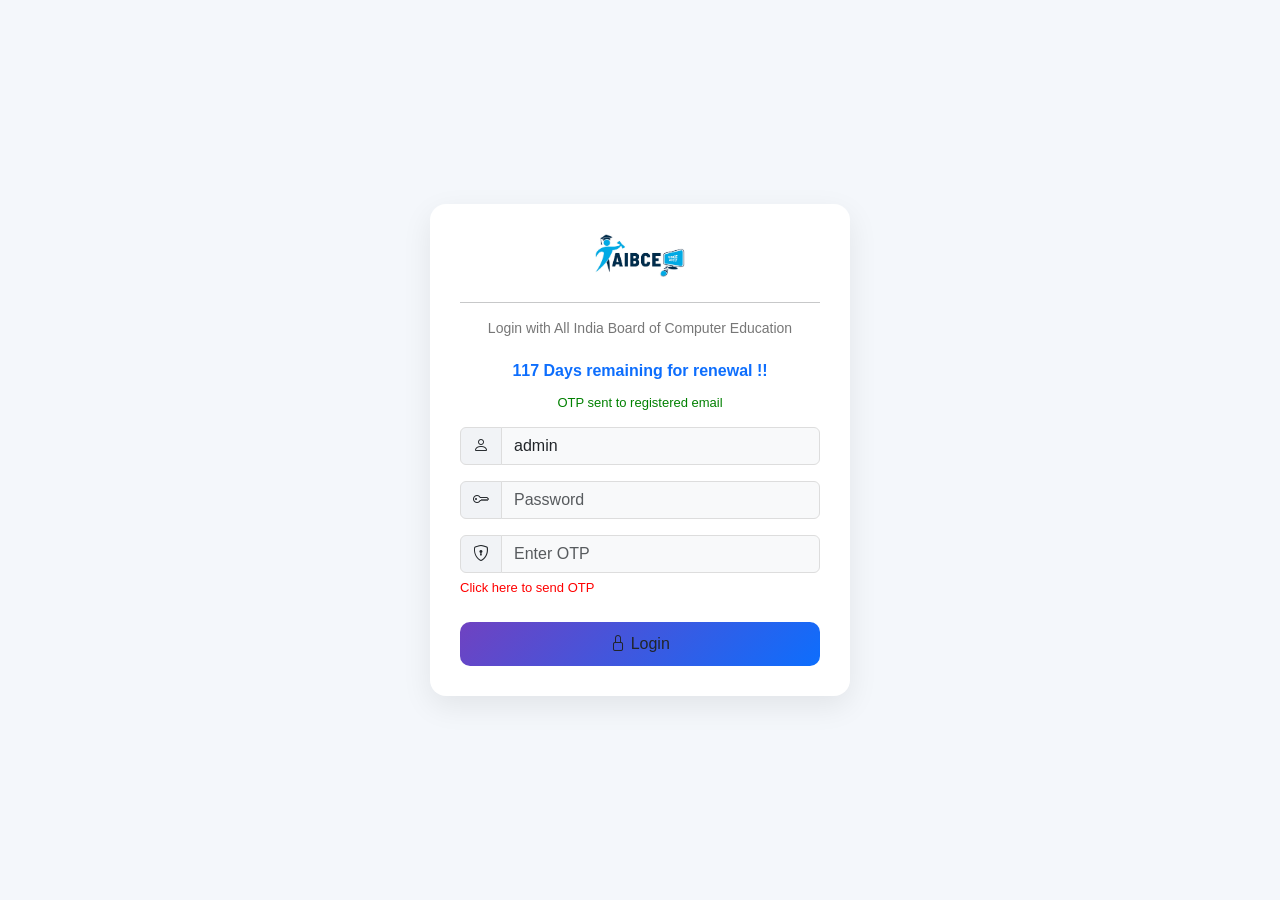
<file: admin/index.html>
<!DOCTYPE html>
<html lang="en">
	<head>
		<meta charset="UTF-8">
		<meta name="viewport" content="width=device-width, initial-scale=1.0">
		<title>AIBCE Login</title>

		<!-- Bootstrap 5.3.8 -->
		<link
			href="https://cdn.jsdelivr.net/npm/bootstrap@5.3.8/dist/css/bootstrap.min.css"
			rel="stylesheet">

		<!-- Icons -->
		<link
			href="https://cdn.jsdelivr.net/npm/bootstrap-icons@1.11.3/font/bootstrap-icons.css"
			rel="stylesheet">

		<style>
    body {
      background: #f4f7fb;
      font-family: "Segoe UI", sans-serif;
      display: flex;
      align-items: center;
      justify-content: center;
      min-height: 100vh;
    }

    .login-card {
      background: #fff;
      border-radius: 16px;
      padding: 30px;
      width: 100%;
      max-width: 420px;
      box-shadow: 0 10px 30px rgba(0,0,0,0.08);
      text-align: center;
    }

    .logo {
      width: 90px;
      margin-bottom: 10px;
    }

    .subtitle {
      font-size: 14px;
      color: #777;
      margin-bottom: 20px;
    }

    .renewal {
      color: #0d6efd;
      font-weight: 600;
      margin-bottom: 10px;
    }

    .otp-msg {
      color: green;
      font-size: 13px;
      margin-bottom: 15px;
    }

    .input-group-text {
      background: #f1f3f6;
      border: 1px solid #ddd;
    }

    .form-control {
      border: 1px solid #ddd;
      background: #f8f9fa;
    }

    .form-control:focus {
      box-shadow: none;
      border-color: #0d6efd;
      background: #fff;
    }

    .send-otp {
      font-size: 13px;
      color: red;
      cursor: pointer;
      text-align: left;
      margin-top: 5px;
    }

    .btn-login {
      background: linear-gradient(135deg, #6f42c1, #0d6efd);
      border: none;
      border-radius: 10px;
      padding: 10px;
      font-weight: 500;
    }

    .btn-login:hover {
      opacity: 0.9;
    }

    hr {
      margin: 15px 0;
    }

    @media (max-width: 576px) {
      .login-card {
        padding: 20px;
      }
    }
  </style>
	</head>

	<body>

		<div class="login-card">

			<!-- Logo -->
			<img src="./assets/logo.jpeg" class="logo" alt="Logo">

			<hr>

			<p class="subtitle">Login with All India Board of Computer Education</p>

			<p class="renewal">117 Days remaining for renewal !!</p>

			<p class="otp-msg">OTP sent to registered email</p>

			<form id="loginForm">

				<!-- Username -->
				<div class="input-group mb-3">
					<span class="input-group-text"><i class="bi bi-person"></i></span>
					<input type="text" class="form-control" placeholder="Username"
						value="admin" required>
				</div>

				<!-- Password -->
				<div class="input-group mb-3">
					<span class="input-group-text"><i class="bi bi-key"></i></span>
					<input type="password" class="form-control" placeholder="Password"
						required>
				</div>

				<!-- OTP -->
				<div class="mb-2">
					<div class="input-group">
						<span class="input-group-text"><i
								class="bi bi-shield-lock"></i></span>
						<input type="text" class="form-control" placeholder="Enter OTP"
							id="otp">
					</div>
					<div class="send-otp" onclick="sendOTP()">Click here to send OTP</div>
				</div>

				<!-- Button -->
				<button type="submit" class="btn btn-login w-100 mt-3">
					<i class="bi bi-lock"></i> Login
				</button>

			</form>

		</div>

		<!-- JS -->
		<script src="js/main.js"></script>

	</body>
</html>
</file>
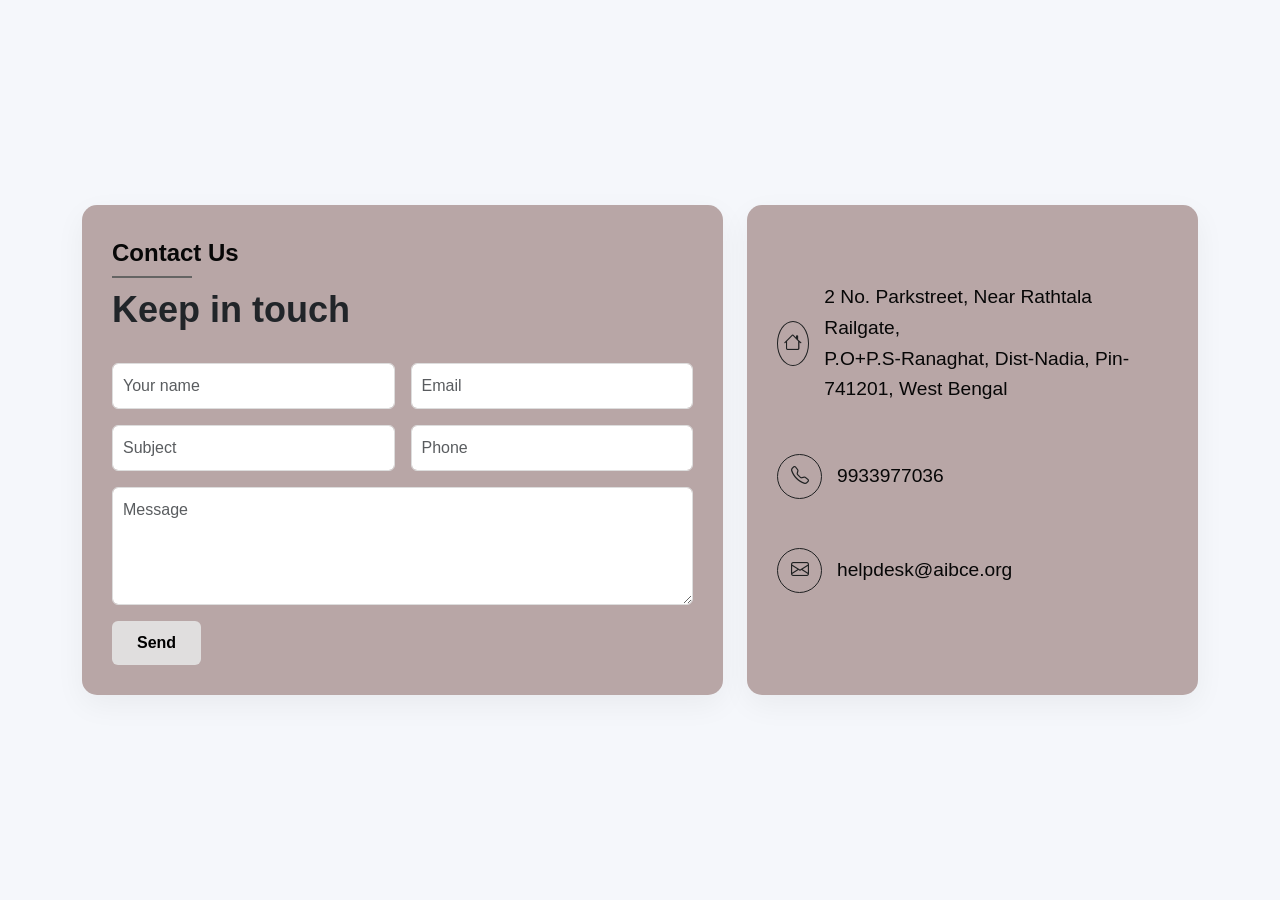
<file: public/contact.html>
<!DOCTYPE html>
<html lang="en">

<head>
    <meta charset="UTF-8">
    <meta name="viewport" content="width=device-width, initial-scale=1.0">
    <title>Contact</title>
    <link href="https://cdn.jsdelivr.net/npm/bootstrap@5.3.8/dist/css/bootstrap.min.css" rel="stylesheet">
    <link href="https://cdn.jsdelivr.net/npm/bootstrap-icons/font/bootstrap-icons.css" rel="stylesheet">
    <link rel="stylesheet" href="./css/contact.css">
</head>

<body>

    <section class="contact-section py-5">
        <div class="container">
            <div class="row g-4">

                <!-- LEFT FORM -->
                <div class="col-lg-7">
                    <div class="contact-box">
                        <span class="contact-tag fs-4">Contact Us</span>
                        <h2 class="contact-title">Keep in touch</h2>

                        <form class="row g-3 mt-3">

                            <div class="col-md-6">
                                <input type="text" class="form-control custom-input" placeholder="Your name">
                            </div>

                            <div class="col-md-6">
                                <input type="email" class="form-control custom-input" placeholder="Email">
                            </div>

                            <div class="col-md-6">
                                <input type="text" class="form-control custom-input" placeholder="Subject">
                            </div>

                            <div class="col-md-6">
                                <input type="text" class="form-control custom-input" placeholder="Phone">
                            </div>

                            <div class="col-12">
                                <textarea class="form-control custom-input" rows="4" placeholder="Message"></textarea>
                            </div>

                            <div class="col-12">
                                <button class="btn-send">Send</button>
                            </div>

                        </form>
                    </div>
                </div>

                <!-- RIGHT INFO -->
                <div class="col-lg-5">
                    <div class="contact-info h-100 d-flex flex-column justify-content-center gap-4">

                        <div class="info-item d-flex align-items-center">
                            <div class="icon"><i class="bi bi-house"></i></div>
                            <p>2 No. Parkstreet, Near Rathtala Railgate,<br>
                                P.O+P.S-Ranaghat, Dist-Nadia, Pin-741201, West Bengal</p>
                        </div>

                        <div class="info-item d-flex align-items-center">
                            <div class="icon"><i class="bi bi-telephone"></i></div>
                            <p>9933977036</p>
                        </div>

                        <div class="info-item d-flex align-items-center">
                            <div class="icon"><i class="bi bi-envelope"></i></div>
                            <p>helpdesk@aibce.org</p>
                        </div>

                    </div>
                </div>

            </div>
        </div>
    </section>
    <script src="./js/contact.js"></script>

</body>

</html>
</file>
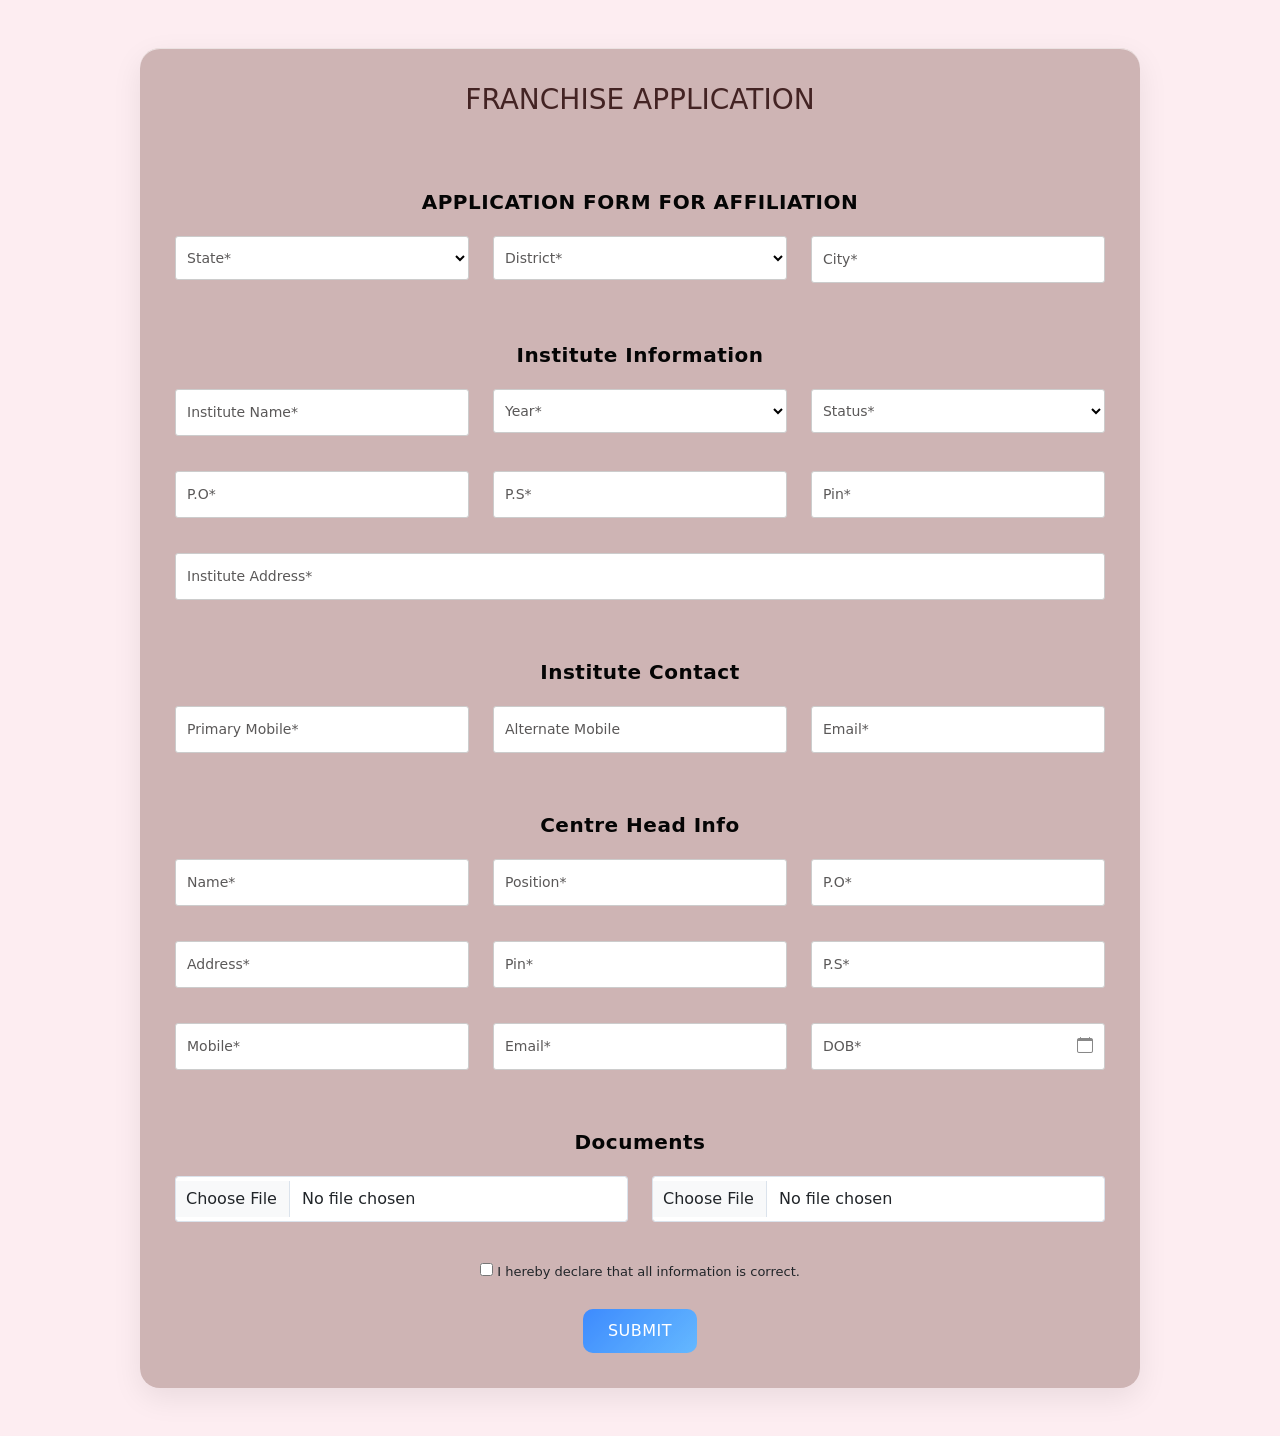
<file: public/FranchiseApplication.html>
<!DOCTYPE html>
<html lang="en">

<head>
    <meta charset="UTF-8">
    <meta name="viewport" content="width=device-width, initial-scale=1.0">

    <title>Franchise Application</title>

    <link href="https://cdn.jsdelivr.net/npm/bootstrap@5.3.8/dist/css/bootstrap.min.css" rel="stylesheet" />
    <link href="https://cdn.jsdelivr.net/npm/bootstrap-icons/font/bootstrap-icons.css" rel="stylesheet">

    <link rel="stylesheet" href="./css/franchiseApplication.css">
</head>

<body>

    <div class="container py-5 d-flex justify-content-center">
        <form class="form-container">

            <h4 class="text-center heading-title mb-5 fs-3">FRANCHISE APPLICATION</h4>

            <!-- BASIC -->
            <h6 class="section-title fs-5">APPLICATION FORM FOR AFFILIATION</h6>
            <div class="row">

                <div class="col-md-4">
                    <div class="input-box">
                        <select required>
                            <option value="" disabled selected></option>
                            <option>State 1</option>
                        </select>
                        <label>State*</label>
                    </div>
                </div>

                <div class="col-md-4">
                    <div class="input-box">
                        <select required>
                            <option value="" disabled selected></option>
                        </select>
                        <label>District*</label>
                    </div>
                </div>

                <div class="col-md-4">
                    <div class="input-box">
                        <input type="text" required>
                        <label>City*</label>
                    </div>
                </div>

            </div>

            <!-- INSTITUTE -->
            <h6 class="section-title fs-5">Institute Information</h6>
            <div class="row">

                <div class="col-md-4">
                    <div class="input-box">
                        <input type="text" required>
                        <label>Institute Name*</label>
                    </div>
                </div>

                <div class="col-md-4">
                    <div class="input-box">
                        <select required>
                            <option value="" disabled selected></option>
                        </select>
                        <label>Year*</label>
                    </div>
                </div>

                <div class="col-md-4">
                    <div class="input-box">
                        <select required>
                            <option value="" disabled selected></option>
                        </select>
                        <label>Status*</label>
                    </div>
                </div>

                <div class="col-md-4">
                    <div class="input-box">
                        <input type="text" required>
                        <label>P.O*</label>
                    </div>
                </div>

                <div class="col-md-4">
                    <div class="input-box">
                        <input type="text" required>
                        <label>P.S*</label>
                    </div>
                </div>

                <div class="col-md-4">
                    <div class="input-box">
                        <input type="text" required>
                        <label>Pin*</label>
                    </div>
                </div>

                <div class="col-12">
                    <div class="input-box">
                        <input type="text" required>
                        <label>Institute Address*</label>
                    </div>
                </div>

            </div>

            <!-- CONTACT -->
            <h6 class="section-title fs-5">Institute Contact</h6>
            <div class="row">

                <div class="col-md-4">
                    <div class="input-box">
                        <input type="text" required>
                        <label>Primary Mobile*</label>
                    </div>
                </div>

                <div class="col-md-4">
                    <div class="input-box">
                        <input type="text" required>
                        <label>Alternate Mobile</label>
                    </div>
                </div>

                <div class="col-md-4">
                    <div class="input-box">
                        <input type="email" required>
                        <label>Email*</label>
                    </div>
                </div>

            </div>

            <!-- HEAD -->
            <h6 class="section-title fs-5">Centre Head Info</h6>
            <div class="row">

                <div class="col-md-4">
                    <div class="input-box">
                        <input type="text" required>
                        <label>Name*</label>
                    </div>
                </div>

                <div class="col-md-4">
                    <div class="input-box">
                        <input type="text" required>
                        <label>Position*</label>
                    </div>
                </div>

                <div class="col-md-4">
                    <div class="input-box">
                        <input type="text" required>
                        <label>P.O*</label>
                    </div>
                </div>

                <div class="col-md-4">
                    <div class="input-box">
                        <input type="text" required>
                        <label>Address*</label>
                    </div>
                </div>

                <div class="col-md-4">
                    <div class="input-box">
                        <input type="text" required>
                        <label>Pin*</label>
                    </div>
                </div>

                <div class="col-md-4">
                    <div class="input-box">
                        <input type="text" required>
                        <label>P.S*</label>
                    </div>
                </div>

                <div class="col-md-4">
                    <div class="input-box">
                        <input type="text" required>
                        <label>Mobile*</label>
                    </div>
                </div>

                <div class="col-md-4">
                    <div class="input-box">
                        <input type="email" required>
                        <label>Email*</label>
                    </div>
                </div>

                <div class="col-md-4">
                    <div class="input-box">
                        <input type="text" required>
                        <label>DOB*</label>
                        <span class="input-icon"><i class="bi bi-calendar"></i></span>
                    </div>
                </div>

            </div>

            <!-- DOCUMENTS -->
            <h6 class="section-title fs-5">Documents</h6>
            <div class="row">

                <div class="col-md-6">
                    <input type="file" class="form-control">
                </div>

                <div class="col-md-6">
                    <input type="file" class="form-control">
                </div>

            </div>

            <!-- DECLARATION -->
            <div class="mt-4 small">
                <label>
                    <input type="checkbox"> I hereby declare that all information is correct.
                </label>
            </div>

            <!-- BUTTON -->
            <div class="text-center mt-4">
                <button class="btn-submit">SUBMIT</button>
            </div>

        </form>
    </div>

</body>

</html>
</file>
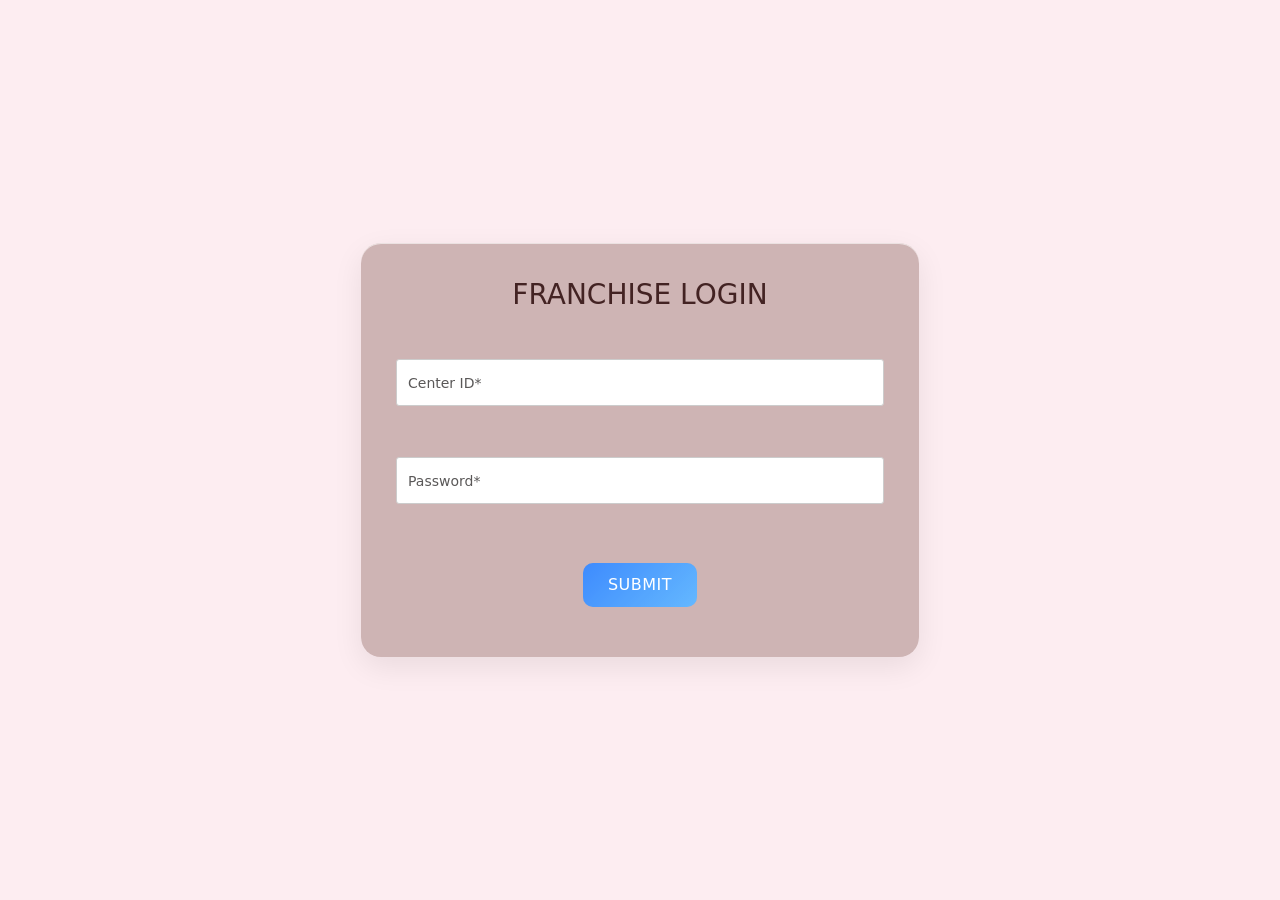
<file: public/FranchiseLogin.html>
<!DOCTYPE html>
<html lang="en">

<head>
    <meta charset="UTF-8">
    <meta name="viewport" content="width=device-width, initial-scale=1.0">
    <title>Franchise Login</title>
    <link href="https://cdn.jsdelivr.net/npm/bootstrap@5.3.8/dist/css/bootstrap.min.css" rel="stylesheet" />
    <link href="https://cdn.jsdelivr.net/npm/bootstrap-icons/font/bootstrap-icons.css" rel="stylesheet">
    <link rel="stylesheet" href="./css/student_franchiseLogin.css">
</head>

<body>
    <div class="container py-5 d-flex justify-content-center">
        <form class="form-container" action="#" method="post">
            <h4 class="text-center heading-title mb-5 fs-3">FRANCHISE LOGIN</h4>
            <div class="row g-3">
                <div class="col-12">
                    <div class="input-box">
                        <input type="text" name="centerid" required>
                        <label>Center ID*</label>
                    </div>
                </div>
                <div class="col-12">
                    <div class="input-box">
                        <input type="password" name="password" required>
                        <label>Password*</label>
                    </div>
                </div>
                <div class="col-12 text-center mt-4">
                    <button type="submit" class="btn-submit">SUBMIT</button>
                </div>
            </div>
        </form>
    </div>
</body>

</html>
</file>
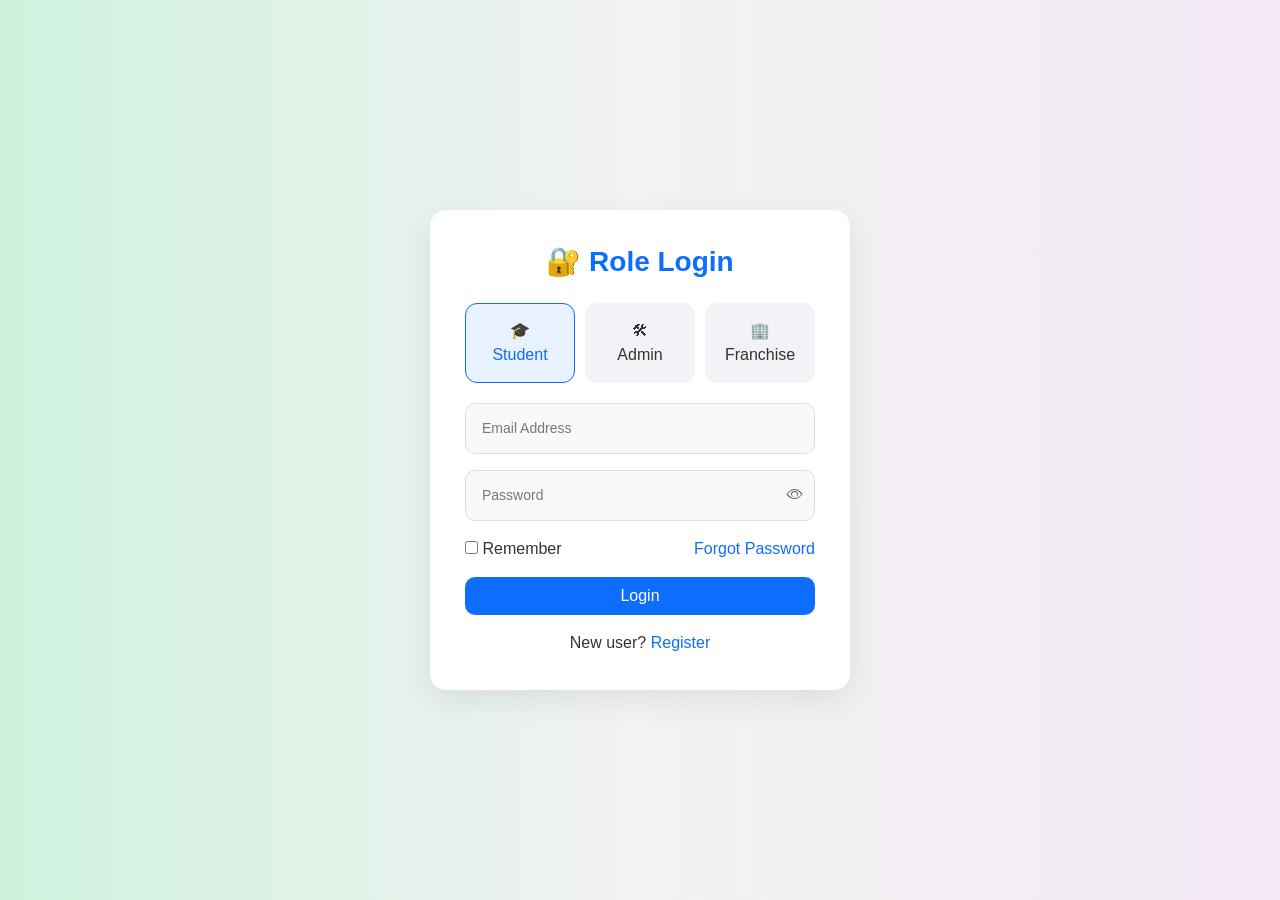
<file: public/login.html>
<!doctype html>
<html lang="en">
  <head>
    <meta charset="UTF-8" />
    <meta name="viewport" content="width=device-width, initial-scale=1.0" />
    <title>Login</title>

    <!-- Bootstrap -->
    <link
      href="https://cdn.jsdelivr.net/npm/bootstrap@5.3.8/dist/css/bootstrap.min.css"
      rel="stylesheet"
    />

    <!-- Icons -->
    <link
      href="https://cdn.jsdelivr.net/npm/bootstrap-icons@1.11.3/font/bootstrap-icons.css"
      rel="stylesheet"
    />
    <link rel="stylesheet" href="./css/loginStyle.css" />
  </head>

  <body>
    <div class="login-card">
      <h3 class="text-center mb-4">🔐 Role Login</h3>

      <form id="loginForm">
        <!-- Role Selection -->
        <div class="role-box">
          <input
            type="radio"
            name="role"
            id="student"
            value="student"
            checked
          />
          <label for="student"
            >🎓 <br />
            Student</label
          >

          <input type="radio" name="role" id="admin" value="admin" />
          <label for="admin"
            >🛠 <br />
            Admin</label
          >

          <input type="radio" name="role" id="franchise" value="franchise" />
          <label for="franchise"
            >🏢 <br />
            Franchise</label
          >
        </div>

        <div class="form-group mb-3">
          <input type="email" id="email" required />
          <label for="email">Email Address</label>
        </div>

        <div class="form-group mb-3 password-wrapper">
          <input type="password" id="password" required />
          <label for="password">Password</label>
          <i class="bi bi-eye toggle-password" id="togglePassword"></i>
        </div>

        <!-- Options -->
        <div class="d-flex justify-content-between mb-3">
          <div>
            <input type="checkbox" id="remember" />
            <label for="remember"> Remember</label>
          </div>
          <a href="#" class="textDecoration">Forgot Password</a>
        </div>

        <!-- Button -->
        <button type="submit" class="btn btn-custom w-100 mb-3">Login</button>

        <p class="text-center mb-0">
          New user? <a href="#" class="textDecoration">Register</a>
        </p>
      </form>
    </div>

    <!-- JS -->
    <script src="./js/loginScript.js"></script>
  </body>
</html>
</file>
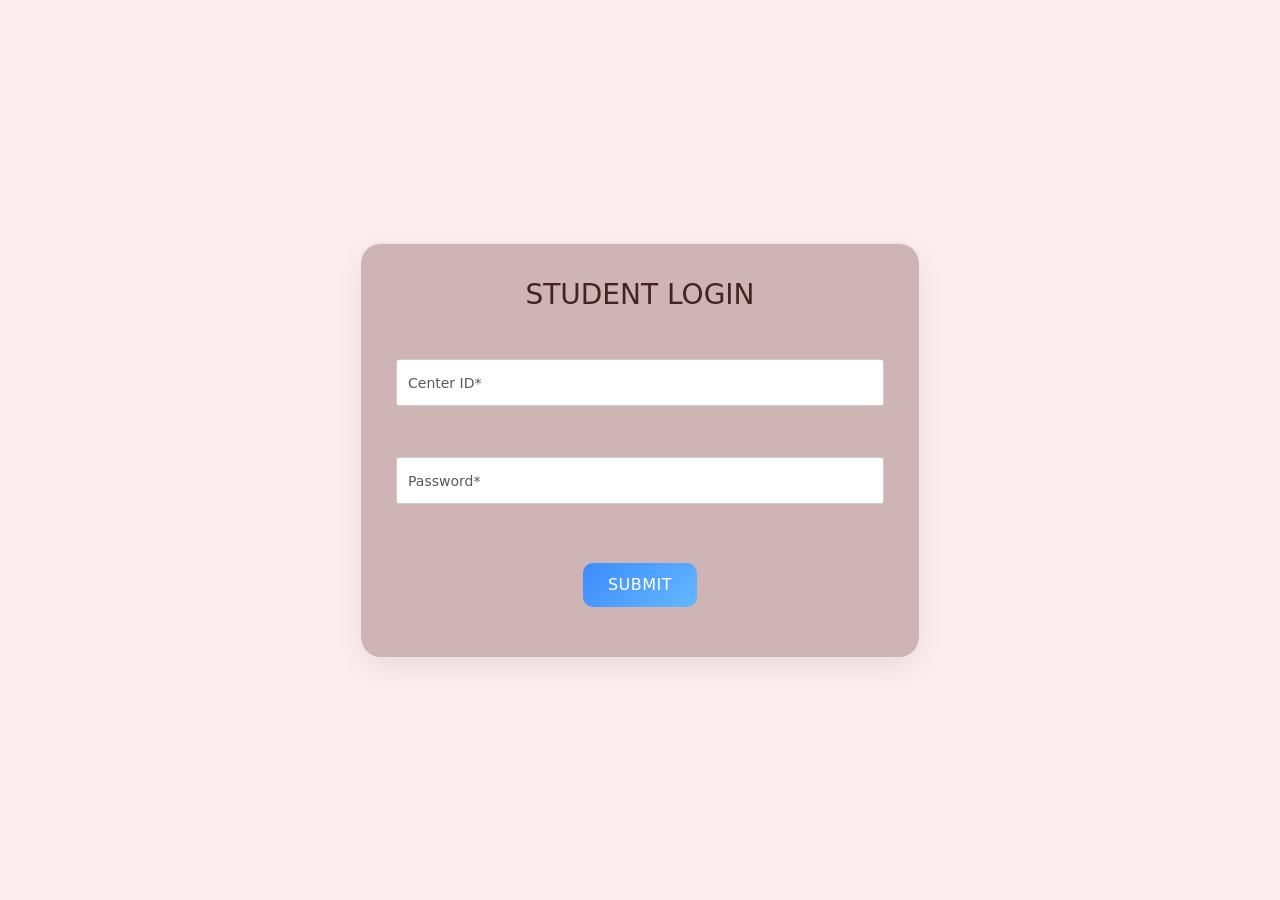
<file: public/StudentLogin.html>
<!DOCTYPE html>
<html lang="en">

<head>
    <meta charset="UTF-8">
    <meta name="viewport" content="width=device-width, initial-scale=1.0">
    <title>Student Login</title>
    <link href="https://cdn.jsdelivr.net/npm/bootstrap@5.3.8/dist/css/bootstrap.min.css" rel="stylesheet" />
    <link href="https://cdn.jsdelivr.net/npm/bootstrap-icons/font/bootstrap-icons.css" rel="stylesheet">
    <link rel="stylesheet" href="./css/student_franchiseLogin.css">
</head>

<body>
    <div class="container py-5 d-flex justify-content-center">
        <form class="form-container" action="#" method="post">
            <h4 class="text-center heading-title mb-5 fs-3 text-uppercase">Student Login</h4>
            <div class="row g-3">
                <div class="col-12">
                    <div class="input-box">
                        <input type="text" name="centerid" required>
                        <label>Center ID*</label>
                    </div>
                </div>
                <div class="col-12">
                    <div class="input-box">
                        <input type="password" name="password" required>
                        <label>Password*</label>
                    </div>
                </div>
                <div class="col-12 text-center mt-4">
                    <button type="submit" class="btn-submit">SUBMIT</button>
                </div>
            </div>
        </form>
    </div>
</body>

</html>
</file>
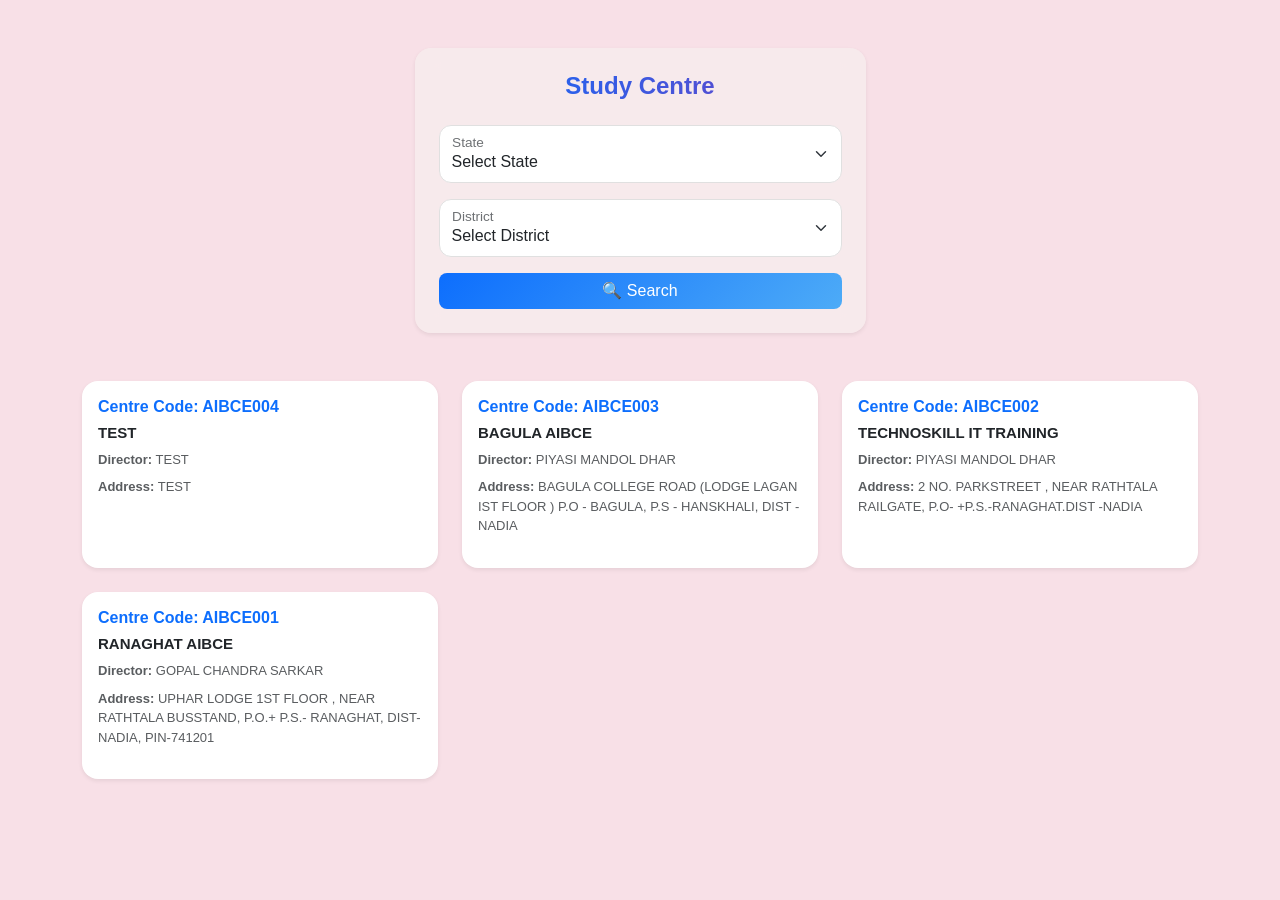
<file: public/studyCenter.html>
<!doctype html>
<html lang="en">

<head>
	<meta charset="UTF-8" />
	<meta name="viewport" content="width=device-width, initial-scale=1.0" />
	<title>Study Center</title>
	<link href="https://cdn.jsdelivr.net/npm/bootstrap@5.3.8/dist/css/bootstrap.min.css" rel="stylesheet" />
	<link rel="stylesheet" href="./css/studyCenter.css" />
</head>

<body>
	<div class="container py-5">
		<!-- FILTER CARD -->
		<div class="row justify-content-center mb-5">
			<div class="col-lg-5 col-md-7 col-12">
				<div class="card p-4 border-0 shadow-sm rounded-4">
					<h4 class="text-center mb-4 text-primary fw-semibold">
						Study Centre
					</h4>

					<!-- State -->
					<div class="form-floating mb-3 border border-0 outline-none">
						<select class="form-select" id="state">
							<option selected>Select State</option>
							<option value="West Bengal">West Bengal</option>
						</select>
						<label>State</label>
					</div>

					<!-- District -->
					<div class="form-floating mb-3">
						<select class="form-select" id="district">
							<option selected>Select District</option>
							<option value="Nadia">Nadia</option>
						</select>
						<label>District</label>
					</div>

					<button class="btn btn-primary w-100 rounded-3">🔍 Search</button>
				</div>
			</div>
		</div>

		<!-- CARDS -->
		<div class="row g-4">
			<!-- CARD -->
			<div class="col-lg-4 col-md-6 col-12">
				<div class="card centre-card h-100 border-0 shadow-sm rounded-4 p-3">
					<h6 class="text-primary fw-semibold mb-2">Centre Code: AIBCE004</h6>

					<h6 class="fw-semibold text-dark">TEST</h6>

					<p class="mb-2 small text-muted"><strong>Director:</strong> TEST</p>

					<p class="small text-muted"><strong>Address:</strong> TEST</p>
				</div>
			</div>

			<!-- CARD -->
			<div class="col-lg-4 col-md-6 col-12">
				<div class="card centre-card h-100 border-0 shadow-sm rounded-4 p-3">
					<h6 class="text-primary fw-semibold mb-2">Centre Code: AIBCE003</h6>

					<h6 class="fw-semibold text-dark">BAGULA AIBCE</h6>

					<p class="mb-2 small text-muted">
						<strong>Director:</strong> PIYASI MANDOL DHAR
					</p>

					<p class="small text-muted">
						<strong>Address:</strong> BAGULA COLLEGE ROAD (LODGE LAGAN IST
						FLOOR ) P.O - BAGULA, P.S - HANSKHALI, DIST - NADIA
					</p>
				</div>
			</div>

			<!-- CARD -->
			<div class="col-lg-4 col-md-6 col-12">
				<div class="card centre-card h-100 border-0 shadow-sm rounded-4 p-3">
					<h6 class="text-primary fw-semibold mb-2">Centre Code: AIBCE002</h6>

					<h6 class="fw-semibold text-dark">TECHNOSKILL IT TRAINING</h6>

					<p class="mb-2 small text-muted">
						<strong>Director:</strong> PIYASI MANDOL DHAR
					</p>

					<p class="small text-muted">
						<strong>Address:</strong> 2 NO. PARKSTREET , NEAR RATHTALA
						RAILGATE, P.O- +P.S.-RANAGHAT.DIST -NADIA
					</p>
				</div>
			</div>

			<!-- CARD -->
			<div class="col-lg-4 col-md-6 col-12">
				<div class="card centre-card h-100 border-0 shadow-sm rounded-4 p-3">
					<h6 class="text-primary fw-semibold mb-2">Centre Code: AIBCE001</h6>

					<h6 class="fw-semibold text-dark">RANAGHAT AIBCE</h6>

					<p class="mb-2 small text-muted">
						<strong>Director:</strong> GOPAL CHANDRA SARKAR
					</p>

					<p class="small text-muted">
						<strong>Address:</strong> UPHAR LODGE 1ST FLOOR , NEAR RATHTALA
						BUSSTAND, P.O.+ P.S.- RANAGHAT, DIST- NADIA, PIN-741201
					</p>
				</div>
			</div>
		</div>
	</div>
</body>

</html>
</file>
<file: public/css/contact.css>
body {
    background: #f5f7fb;
    font-family: 'Segoe UI', sans-serif;

    min-height: 100vh;
    display: flex;
    align-items: center;
    justify-content: center;
}

/* SECTION */
.contact-section {
    background: #f5f7fb;
}

/* BOXES */
.contact-box,
.contact-info {
    /* background: #a89090; */
    background: #b8a6a6;
    padding: 30px;
    border-radius: 15px;
    box-shadow: 0 10px 30px rgba(0, 0, 0, 0.05);
}

/* TAG */
.contact-tag {
    /* font-size: larger; */
    font-weight: 600;
    color: #070707;
    position: relative;
}

.contact-tag::after {
    content: "";
    width: 80px;
    height: 2px;
    background: #646463;
    display: block;
    margin-top: 5px;
}

/* TITLE */
.contact-title {
    font-size: 36px;
    font-weight: 700;
    margin-top: 10px;
}

/* INPUT */
.custom-input {
    border-radius: 6px;
    border: 1px solid #ddd;
    padding: 10px;
    transition: 0.3s;
}

.custom-input:focus {
    /* border-color: #0d6efd; */
    box-shadow: 0 0 0 2px rgba(13, 110, 253, 0.1);
}

.bi {
    /* font-size: larger !important; */
    color: rgb(31, 33, 34);
}

/* BUTTON */
.btn-send {
    background: rgb(224, 222, 222);
    border: none;
    padding: 10px 25px;
    border-radius: 6px;
    font-weight: 600;
    transition: 0.3s;
}

.btn-send:hover {
    background: rgb(199, 195, 195);
    transform: translateY(-2px);
}

/* INFO */
.info-item {
    display: flex;
    gap: 15px;
    margin-bottom: 25px;
    align-items: flex-start;
}

.info-item p {
    font-size: larger !important;
    color: #070707 !important;
}

.icon {
    width: 45px;
    height: 45px;
    border-radius: 50%;
    border: 1px solid rgb(31, 33, 34);
    display: flex;
    align-items: center;
    justify-content: center;
    color: #0d6efd;
    font-size: 18px;
}

/* TEXT */
.contact-info p {
    margin: 0;
    color: #555;
    font-size: 14px;
    line-height: 1.6;
}

/* HOVER EFFECT */
.contact-box:hover,
.contact-info:hover {
    transform: translateY(-3px);
    transition: 0.3s;
}

/* RESPONSIVE */
@media(max-width: 768px) {
    .contact-title {
        font-size: 26px;
    }
}
</file>
<file: public/css/franchiseApplication.css>
html {
    scroll-behavior: smooth;
}

::-webkit-scrollbar {
    width: 6px;
}

::-webkit-scrollbar-thumb {
    background: #555;
}

* {
    margin: 0;
    padding: 0;
    box-sizing: border-box;
}

body {
    min-height: 100vh;
    /* background: linear-gradient(135deg, #F8E0E7, #f8fbff, #eaf4ff); */
    background-color: #fdedf1;
    display: flex;
    align-items: center;
    justify-content: center;
}


/* .form-container {
    background: linear-gradient(135deg, #f8fbff, #eaf4ff);
    padding: 30px;
    border-radius: 20px;
    box-shadow: 0 10px 30px rgba(0, 0, 0, 0.08);
} */

.form-container {
    align-items: center;
    justify-content: center;
    text-align: center;
    vertical-align: middle;
    width: 90%;
    max-width: 1000px;
    background-color: #ceb4b4;
    /* backdrop-filter: blur(18px); */
    /* -webkit-backdrop-filter: blur(18px); */
    padding: 35px;
    border-radius: 20px;
    /* border: 1px solid rgba(255, 255, 255, 0.4); */
    box-shadow: 0 10px 30px rgba(0, 0, 0, 0.08), inset 0 1px 0 rgba(255, 255, 255, 0.6);
    /* animation: fadeSlide 0.6s ease; */
}

.form-container::before {
    content: "";
    position: absolute;
    inset: 0;
    border-radius: 20px;
    /* background: linear-gradient(120deg, rgba(13, 110, 253, 0.1), transparent); */
    pointer-events: none;
}

.heading-title{
    color: #432323;
}


/* .section-title {
    text-align: center;
    font-weight: 600;
    margin: 20px 0;
    color: #ff4d6d;
} */
.section-title {
    text-align: center;
    font-weight: 600;
    margin: 25px 0 15px;
    color: rgb(5, 5, 5);
    letter-spacing: 0.5px;
}

.form-control,
.form-select {
    border-radius: 3px;
    border: 1px solid #dbe3ec;
    padding: 10px;
}


.form-control:focus,
.form-select:focus {
    border-color: #0d6efd;
    box-shadow: 0 0 0 3px rgba(13, 110, 253, 0.15);
}

.btn-submit {
    /* background: linear-gradient(135deg, #0d6efd, #4dabf7); */
    border: none;
    border-radius: 10px;
    padding: 10px 25px;
    color: white;
    background: linear-gradient(135deg, #0d6efd, #3ea6ff);
    font-weight: 500;
    letter-spacing: 0.5px;
    transition: 0.3s;
}

.btn-submit:hover {
    /* transform: translateY(-2px); */
    transform: translateY(-3px) scale(1.02);
    box-shadow: 0 8px 20px rgba(13, 110, 253, 0.3);
}

/* ===== Smooth Page Load Animation ===== */
.form-container {
    animation: fadeSlide 0.6s ease;
}

@keyframes fadeSlide {
    from {
        opacity: 0;
        transform: translateY(20px);
    }

    to {
        opacity: 1;
        transform: translateY(0);
    }
}

/* ===== Floating Label Effect ===== */
label {
    font-size: 13px;
    margin-bottom: 4px;
    transition: 0.3s;
}

/* ===== Input Hover Effect ===== */
.form-control:hover,
.form-select:hover {
    border-color: #0d6efd;
}

/* ===== Glass Effect Upgrade ===== */


.input-box {
    position: relative;
    margin-bottom: 20px;
}

.input-box .input-icon {
    position: absolute;
    right: 12px;
    top: 50%;
    transform: translateY(-50%);
    font-size: 16px;
    color: #888;
    pointer-events: none;
}


.input-box input {
    padding-right: 40px;
}



.input-box input,
.input-box select {
    width: 100%;
    padding: 12px 10px;
    border: 1.5px solid #ccc;
    border-radius: 3px;
    outline: none;
    background: #fff;
    font-size: 14px;
    transition: all 0.3s ease;
}



/* LABEL STYLE (inside border) */
.input-box label {
    position: absolute;
    top: 50%;
    left: 12px;
    transform: translateY(-50%);
    /* background: #fff; */
    background: rgba(255, 255, 255, 0.9);
    padding: 0;
    margin: 0;
    color: #5a5858;
    font-size: 14px;
    pointer-events: none;
    transition: 0.3s ease;
}



/* FLOAT EFFECT */
.input-box input:focus+label,
.input-box input:valid+label,
.input-box select:focus+label,
.input-box select:valid+label {
    top: -2px;
    padding: 0px !important;
    padding-left: 1px !important;
    padding-right: 1px !important;
    left: 10px;
    font-size: 12px;
    color: #fd0d0d;
}

/* BORDER ACTIVE */
/* .input-box input:focus,
.input-box select:focus {
    border-color: #0d6efd;
    box-shadow: 0 5px 15px rgba(13, 110, 253, 0.1);
} */
.input-box input:focus,
.input-box select:focus {
    border-color: #0d6efd;
    box-shadow: 0 6px 18px rgba(13, 110, 253, 0.15);
    background: #fff;
}

/* Hover */
.input-box input:hover,
.input-box select:hover {
    border-color: #0d6efd;
}

/* ===== Section Title Animation ===== */
.section-title {
    position: relative;
    display: inline-block;
}

.section-title::after {
    content: "";
    display: block;
    width: 0%;
    height: 2px;
    background: rgb(5, 5, 5);
    margin: 5px auto 0;
    transition: width 0.4s ease;
}

.section-title:hover::after {
    width: 60%;
}

/* ===== Button Upgrade ===== */
.btn-submit {
    position: relative;
    overflow: hidden;
}

.btn-submit::after {
    content: "";
    position: absolute;
    width: 300%;
    height: 300%;
    background: rgba(255, 255, 255, 0.2);
    top: -100%;
    left: -100%;
    transform: rotate(25deg);
    transition: 0.5s;
}

.btn-submit:hover::after {
    top: 0;
    left: 0;
}

.date-icon {
    position: absolute;
    right: 20px;
    top: 38px;
    font-size: 16px;
    pointer-events: none;
    color: #888;
}

.form-control:focus,
.form-select:focus {
    transform: scale(1.01);
}

/* Better spacing */
.row>div {
    margin-bottom: 15px;
    transition: transform 0.2s ease;
}

.row>div:hover {
    transform: translateY(-2px);
}

/* Mobile optimization */
@media (max-width: 768px) {
    .form-container {
        padding: 20px;
        border-radius: 15px;
    }

    h4 {
        font-size: 18px;
    }

    .section-title {
        font-size: 14px;
    }

    .form-control,
    .form-select {
        font-size: 14px;
        padding: 9px;
    }

    .btn-submit {
        width: 100%;
    }
}

/* Small devices */
@media (max-width: 480px) {
    .container {
        padding-left: 10px;
        padding-right: 10px;
    }
}
</file>
<file: public/css/student_franchiseLogin.css>
html {
    scroll-behavior: smooth;
}

::-webkit-scrollbar {
    width: 6px;
}

::-webkit-scrollbar-thumb {
    background: #555;
}

* {
    margin: 0;
    padding: 0;
    box-sizing: border-box;
}

body {
    min-height: 100vh;
    /* background: linear-gradient(135deg, #F8E0E7, #f8fbff, #eaf4ff); */
    background-color: #fdedf1;
    display: flex;
    align-items: center;
    justify-content: center;
}


/* .form-container {
    background: linear-gradient(135deg, #f8fbff, #eaf4ff);
    padding: 30px;
    border-radius: 20px;
    box-shadow: 0 10px 30px rgba(0, 0, 0, 0.08);
} */

.form-container {
    align-items: center;
    justify-content: center;
    text-align: center;
    vertical-align: middle;
    width: 50%;
    max-width: 800px;
    background-color: #ceb4b4;
    /* backdrop-filter: blur(18px); */
    /* -webkit-backdrop-filter: blur(18px); */
    padding: 35px;
    border-radius: 20px;
    /* border: 1px solid rgba(255, 255, 255, 0.4); */
    box-shadow: 0 10px 30px rgba(0, 0, 0, 0.08), inset 0 1px 0 rgba(255, 255, 255, 0.6);
    /* animation: fadeSlide 0.6s ease; */
}

.form-container::before {
    content: "";
    position: absolute;
    inset: 0;
    border-radius: 20px;
    /* background: linear-gradient(120deg, rgba(13, 110, 253, 0.1), transparent); */
    pointer-events: none;
}

.heading-title {
    color: #432323;
}


/* .section-title {
    text-align: center;
    font-weight: 600;
    margin: 20px 0;
    color: #ff4d6d;
} */
.section-title {
    text-align: center;
    font-weight: 600;
    margin: 25px 0 15px;
    color: rgb(5, 5, 5);
    letter-spacing: 0.5px;
}

.btn-submit {
    /* background: linear-gradient(135deg, #0d6efd, #4dabf7); */
    border: none;
    border-radius: 10px;
    padding: 10px 25px;
    color: white;
    background: linear-gradient(135deg, #0d6efd, #3ea6ff);
    font-weight: 500;
    letter-spacing: 0.5px;
    transition: 0.3s;
}

.btn-submit:hover {
    /* transform: translateY(-2px); */
    transform: translateY(-3px) scale(1.02);
    box-shadow: 0 8px 20px rgba(13, 110, 253, 0.3);
}

/* ===== Smooth Page Load Animation ===== */
.form-container {
    animation: fadeSlide 0.6s ease;
}

@keyframes fadeSlide {
    from {
        opacity: 0;
        transform: translateY(20px);
    }

    to {
        opacity: 1;
        transform: translateY(0);
    }
}

/* ===== Floating Label Effect ===== */
label {
    font-size: 13px;
    margin-bottom: 4px;
    transition: 0.3s;
}

/* ===== Input Hover Effect ===== */
.form-control:hover,
.form-select:hover {
    border-color: #0d6efd;
}

/* ===== Glass Effect Upgrade ===== */


.input-box {
    position: relative;
    margin-bottom: 20px;
}

.input-box .input-icon {
    position: absolute;
    right: 12px;
    top: 50%;
    transform: translateY(-50%);
    font-size: 16px;
    color: #888;
    pointer-events: none;
}


.input-box input {
    padding-right: 40px;
}



.input-box input,
.input-box select {
    width: 100%;
    padding: 12px 10px;
    border: 1.5px solid #ccc;
    border-radius: 3px;
    outline: none;
    background: #fff;
    font-size: 14px;
    transition: all 0.3s ease;
}



/* LABEL STYLE (inside border) */
.input-box label {
    position: absolute;
    top: 50%;
    left: 12px;
    transform: translateY(-50%);
    /* background: #fff; */
    background: rgba(255, 255, 255, 0.9);
    padding: 0;
    margin: 0;
    color: #5a5858;
    font-size: 14px;
    pointer-events: none;
    transition: 0.3s ease;
}



/* FLOAT EFFECT */
.input-box input:focus+label,
.input-box input:valid+label,
.input-box select:focus+label,
.input-box select:valid+label {
    top: -2px;
    padding: 0px !important;
    padding-left: 1px !important;
    padding-right: 1px !important;
    left: 10px;
    font-size: 12px;
    color: #fd0d0d;
}

/* BORDER ACTIVE */
/* .input-box input:focus,
.input-box select:focus {
    border-color: #0d6efd;
    box-shadow: 0 5px 15px rgba(13, 110, 253, 0.1);
} */
.input-box input:focus {
    border-color: transparent;
    box-shadow: 0 6px 18px rgba(13, 110, 253, 0.15);
    background: #fff;
}

/* Hover */
.input-box input:hover{
    border-color: transparent;
}

/* ===== Section Title Animation ===== */
.section-title {
    position: relative;
    display: inline-block;
}

.section-title::after {
    content: "";
    display: block;
    width: 0%;
    height: 2px;
    background: rgb(5, 5, 5);
    margin: 5px auto 0;
    transition: width 0.4s ease;
}

.section-title:hover::after {
    width: 60%;
}

/* ===== Button Upgrade ===== */
.btn-submit {
    position: relative;
    overflow: hidden;
}

.btn-submit::after {
    content: "";
    position: absolute;
    width: 300%;
    height: 300%;
    background: rgba(255, 255, 255, 0.2);
    top: -100%;
    left: -100%;
    transform: rotate(25deg);
    transition: 0.5s;
}

.btn-submit:hover::after {
    top: 0;
    left: 0;
}

.date-icon {
    position: absolute;
    right: 20px;
    top: 38px;
    font-size: 16px;
    pointer-events: none;
    color: #888;
}

.form-control:focus,
.form-select:focus {
    transform: scale(1.01);
}

/* Better spacing */
.row>div {
    margin-bottom: 15px;
    transition: transform 0.2s ease;
}

.row>div:hover {
    transform: translateY(-2px);
}

/* Mobile optimization */
@media (max-width: 768px) {
    .form-container {
        padding: 20px;
        border-radius: 15px;
    }

    h4 {
        font-size: 18px !important;
    }

    .section-title {
        font-size: 14px;
    }

    .form-control,
    .form-select {
        font-size: 14px;
        padding: 9px;
    }

    .btn-submit {
        width: 100%;
    }
}

/* Small devices */
@media (max-width: 480px) {
    .container {
        padding-left: 10px;
        padding-right: 10px;
    }
}
</file>
<file: public/css/loginStyle.css>
body {
	height: 100vh;
	/* background: linear-gradient(90deg, rgba(195, 222, 222, 1) 12%, rgba(219, 245, 213, 1) 50%); */
	background: linear-gradient(90deg,rgba(206, 242, 222, 1) 0%, rgba(242, 242, 242, 1) 50%, rgba(243, 233, 245, 1) 100%);
	/* background-image: linear-gradient(to right bottom, #a6a4c2, #b7b4cd, #c8c5d8, #d9d6e3, #e9e7ef, #ebebf3, #edeef8, #eff2fc, #deeaf9, #cae3f5, #b4ddee, #9ed7e3); */
	display: flex;
	align-items: center;
	justify-content: center;
	font-family: "Segoe UI", sans-serif;
}

/* Card */
.login-card {
	background: #ffffff;
	border-radius: 16px;
	padding: 35px;
	width: 100%;
	max-width: 420px;
	box-shadow: 0 10px 30px rgba(0, 0, 0, 0.08);
	color: #333;
}

/* Title */
.login-card h3 {
	font-weight: 600;
	color: #0d6efd;
}

/* Inputs */
.form-control {
	background: #f8f9fa;
	border: 1px solid #e0e0e0;
	color: #333;
	border-radius: 10px;
}

.form-control:focus {
	background: #fff;
	border-color: #0d6efd;
	box-shadow: 0 0 0 2px rgba(13, 110, 253, 0.1);
}

/* Labels */
.form-floating label {
	color: #777;
}

/* Button */
.btn-custom {
	background: #0d6efd;
	color: #fff;
	font-weight: 500;
	border-radius: 10px;
	transition: 0.3s;
}

.btn-custom:hover {
	background: #0b5ed7;
	color: #e0e0e0;
}

/* Role Box */
.role-box {
	display: flex;
	gap: 10px;
	margin-bottom: 20px;
}

.role-box input {
	display: none;
}

.role-box label {
	flex: 1;
	text-align: center;
	padding: 15px;
	border-radius: 12px;
	cursor: pointer;
	background: #f1f3f6;
	transition: 0.3s;
	font-weight: 500;
	border: 1px solid transparent;
}

/* Active role */
.role-box input:checked+label {
	background: #e7f1ff;
	color: #0d6efd;
	border: 1px solid #0d6efd;
}

/* Hover */
.role-box label:hover {
	background: #e9ecef;
}

/* Password icon */
.toggle-password {
	position: absolute;
	top: 50%;
	right: 15px;
	transform: translateY(-50%);
	cursor: pointer;
	color: #666;
}

/* Links */
a {
	color: #0d6efd;
}

a:hover {
	text-decoration: underline;
}

/* Mobile spacing */
@media (max-width: 576px) {
	.login-card {
		padding: 25px;
	}
}

/* Floating Input Group */
.form-group {
	position: relative;
}

/* Input Style */
.form-group input {
	width: 100%;
	padding: 14px 40px 14px 12px;
	border-radius: 10px;
	border: 1px solid #ddd;
	background: #f8f9fa;
	outline: none;
	transition: 0.3s;
	font-size: 14px;
}

/* Focus Effect */
.form-group input:focus {
	border-color: #0d6efd;
	background: #fff;
	box-shadow: 0 0 0 2px rgba(13, 110, 253, 0.1);
}

/* Label Default */
.form-group label {
	position: absolute;
	left: 12px;
	top: 50%;
	transform: translateY(-50%);
	background: transparent;
	color: #777;
	font-size: 14px;
	pointer-events: none;
	transition: 0.3s ease;
	padding: 0 5px;
}

/* Floating Effect */
.form-group input:focus+label,
.form-group input:valid+label {
	top: -8px;
	left: 10px;
	font-size: 12px;
	color: #0d6efd;
	background: #fff;
}

/* Underline animation (premium touch) */
.form-group::after {
	content: "";
	position: absolute;
	left: 0;
	bottom: 0;
	height: 2px;
	width: 0%;
	background: #0d6efd;
	transition: 0.3s;
}

.form-group input:focus~label+.underline,
.form-group input:focus~ ::after {
	width: 100%;
}

/* Password icon fix */
.password-wrapper {
	position: relative;
}

.toggle-password {
	position: absolute;
	right: 12px;
	top: 50%;
	transform: translateY(-50%);
	cursor: pointer;
	color: #666;
}

.textDecoration {
	text-decoration: none;
}

.textDecoration:hover {
	text-decoration: underline;
}
</file>
<file: public/css/studyCenter.css>
/* body {
    background: #f4f7fb;
    font-family: "Segoe UI", sans-serif;
}

.centre-card {
    transition: 0.3s;
}

.centre-card:hover {
    transform: translateY(-5px);
    box-shadow: 0 10px 25px rgba(0, 0, 0, 0.08);
}


.btn-primary {
    border-radius: 10px;
}

.form-select:focus {
    box-shadow: 0 0 0 2px rgba(13, 110, 253, 0.1);
} */


body {
    /* background: linear-gradient(135deg, #eef2ff, #f8fafc); */
    background: #F8E0E7;
    /* background: #f1ecee; */
    font-family: "Segoe UI", sans-serif;
}

.card {
    background: rgba(247, 238, 238, 0.7);
    backdrop-filter: blur(12px);
    border-radius: 18px;
}

h4 {
    font-weight: 600;
    background: linear-gradient(90deg, #0d6efd, #6f42c1);
    -webkit-background-clip: text;
    background-clip: text;
    -webkit-text-fill-color: transparent;
}

.btn-primary {
    background: linear-gradient(135deg, #0d6efd, #4dabf7);
    border: none;
    font-weight: 500;
    border-radius: 12px;
    transition: 0.3s;
}

.btn-primary:hover {
    transform: translateY(-2px);
    box-shadow: 0 6px 15px rgba(13, 110, 253, 0.3);
}

.form-select {
    border-radius: 12px;
    border: 1px solid #e0e0e0;
    outline: none;
}

/* .form-select:focus {
    border: 1px solid #e0e0e0;
    border-radius: 10px;
    box-shadow: none;
    outline: none;
} */

.form-select:focus {
    box-shadow: 0 0 0 2px rgba(13, 110, 253, 0.15);
}

.centre-card {
    background: #ffffff;
    border-radius: 16px;
    transition: 0.3s;
    border: 1px solid #f0f0f0;
}

.centre-card:hover {
    transform: translateY(-6px) scale(1.02);
    box-shadow: 0 12px 30px rgba(0, 0, 0, 0.08);
}

.centre-card h6:first-child {
    color: #0d6efd;
    font-weight: 600;
}

.centre-card h6:nth-child(2) {
    font-size: 15px;
    font-weight: 600;
}

.centre-card p {
    font-size: 13px;
    color: #555;
}

@media (max-width: 576px) {
    h4 {
        font-size: 20px;
    }
}
</file>
